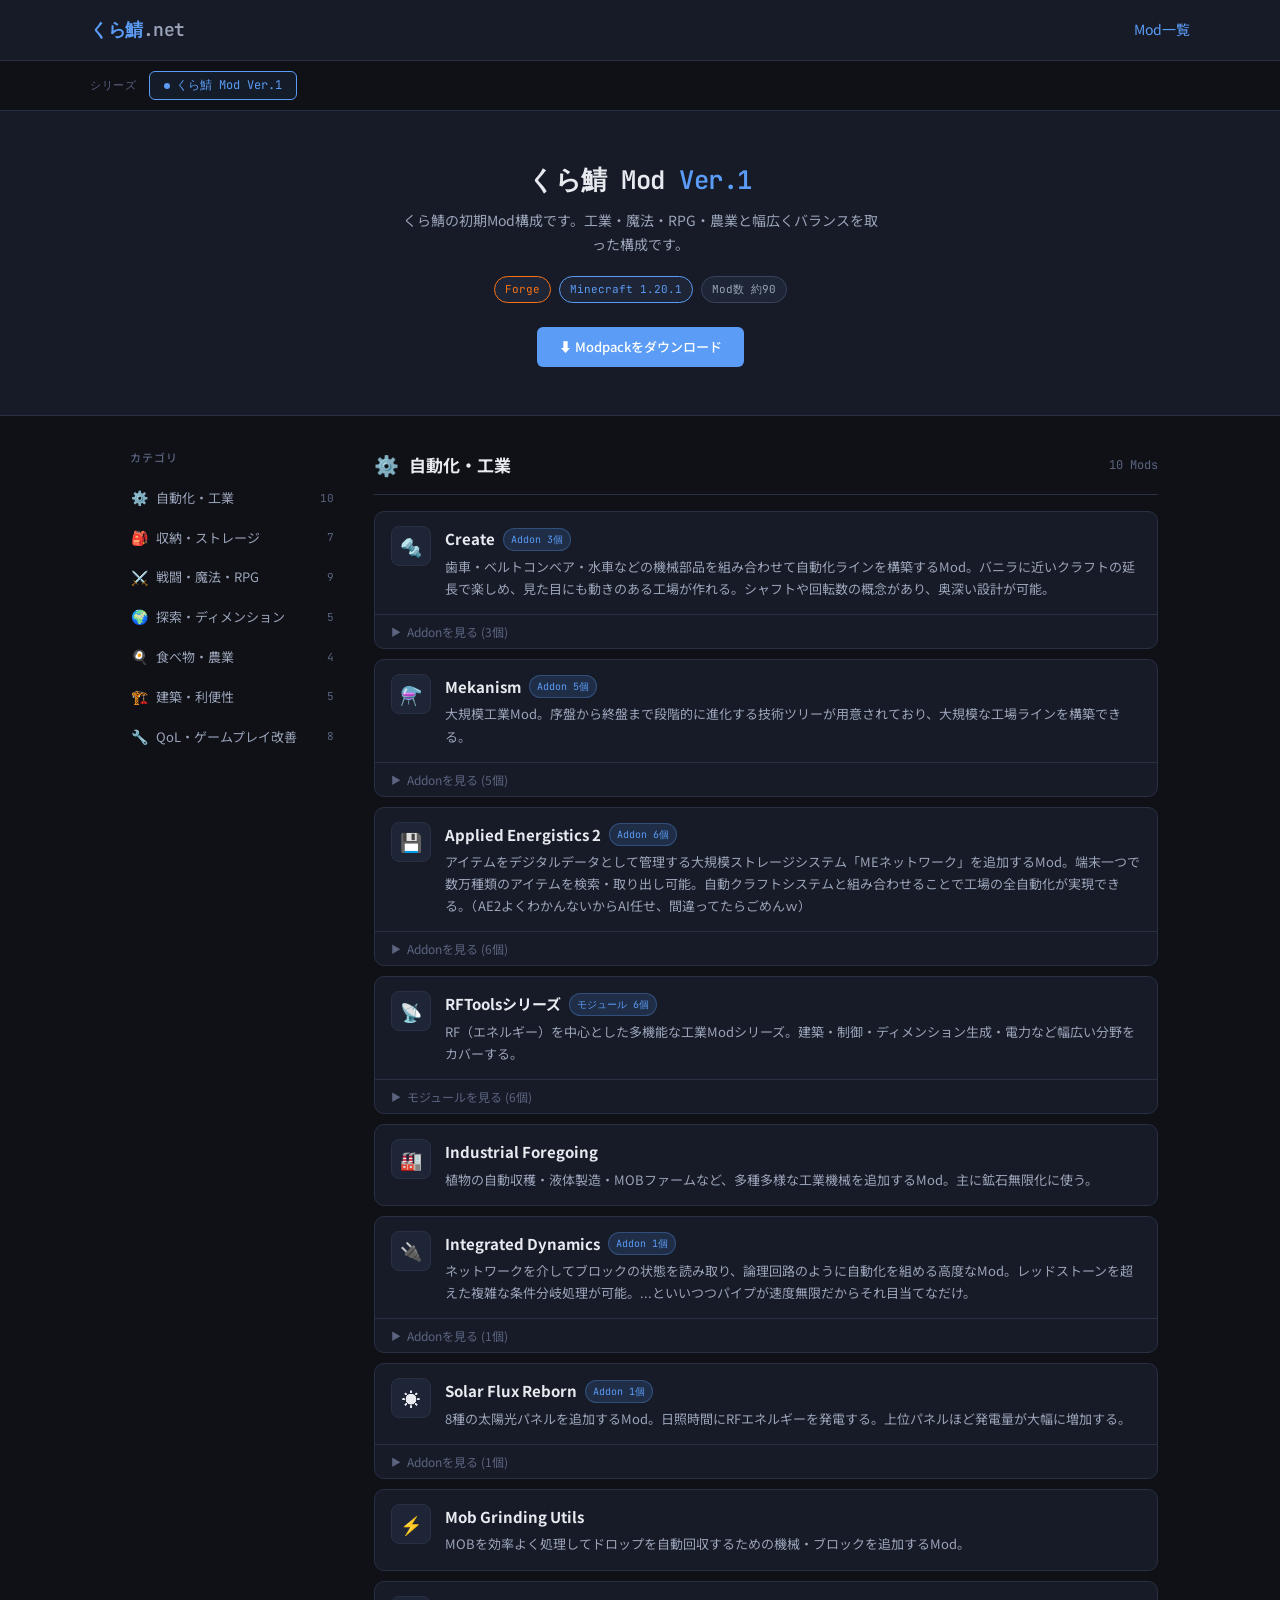
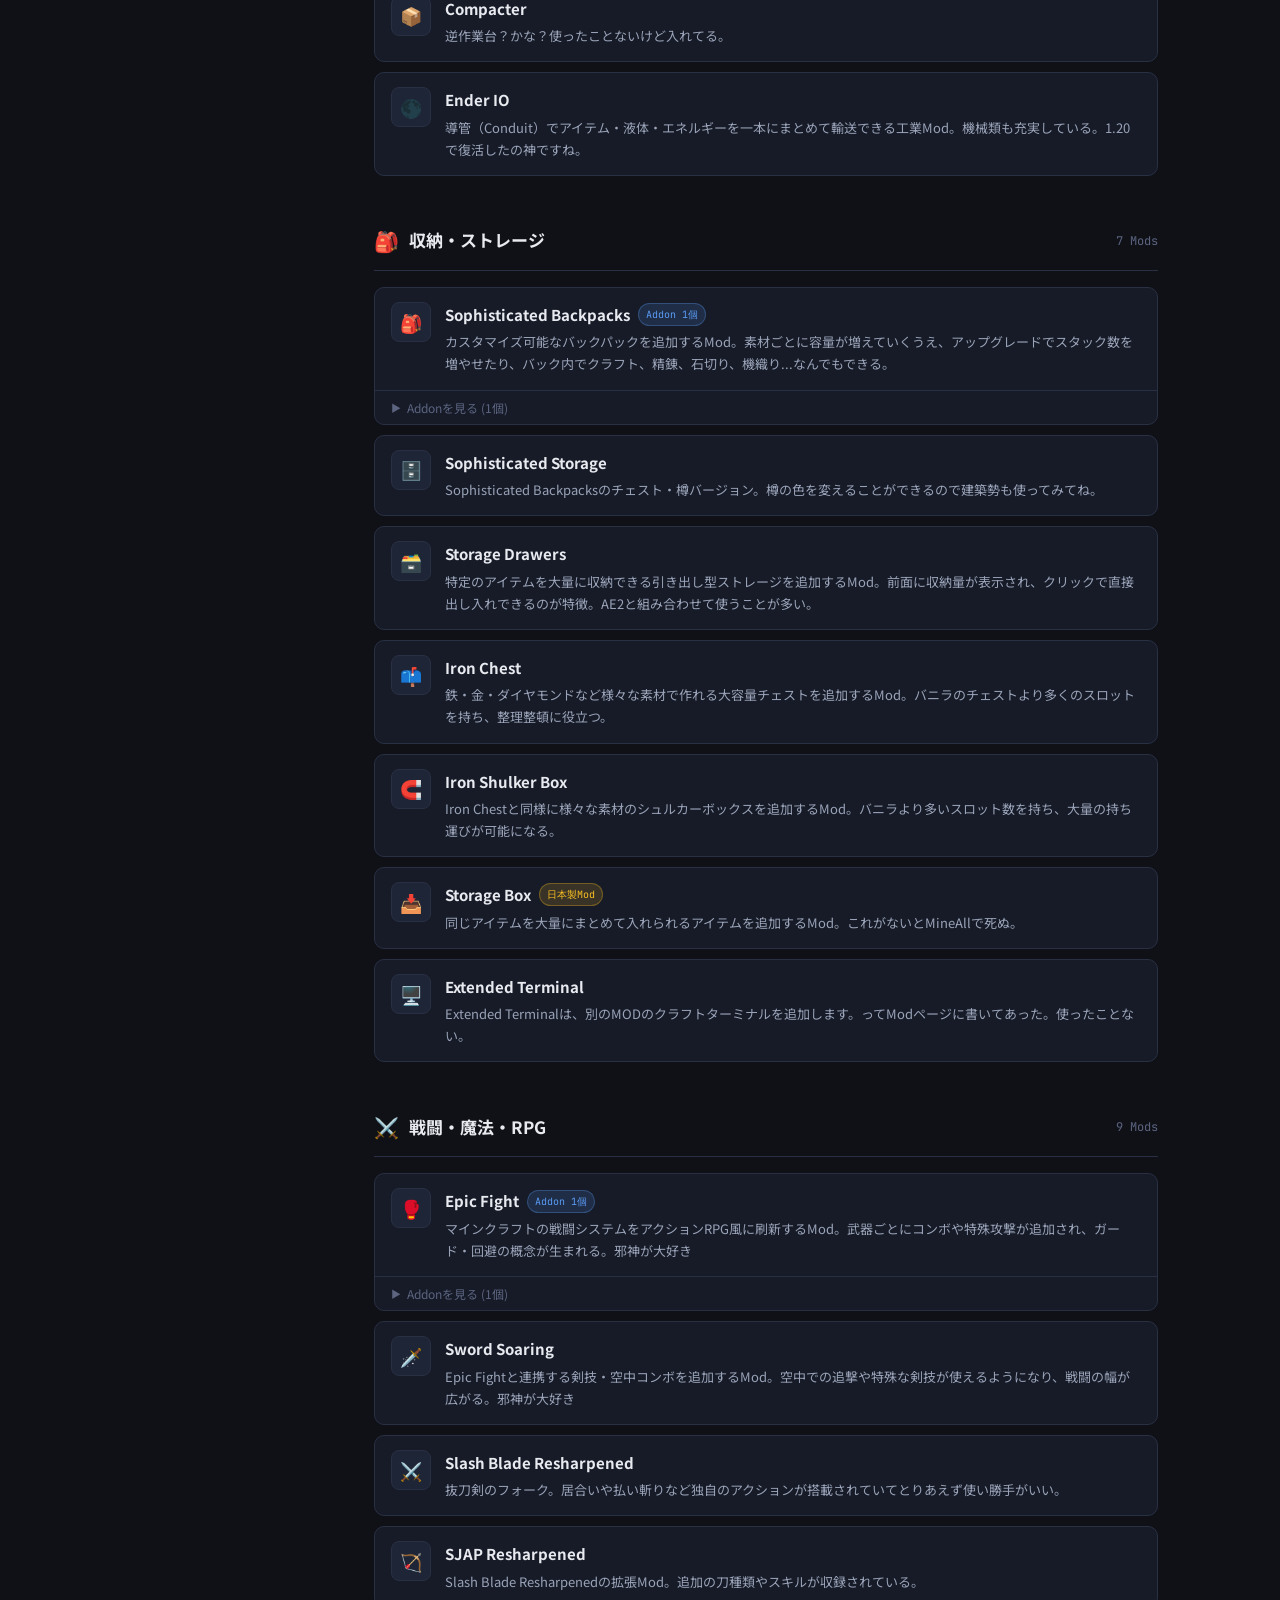
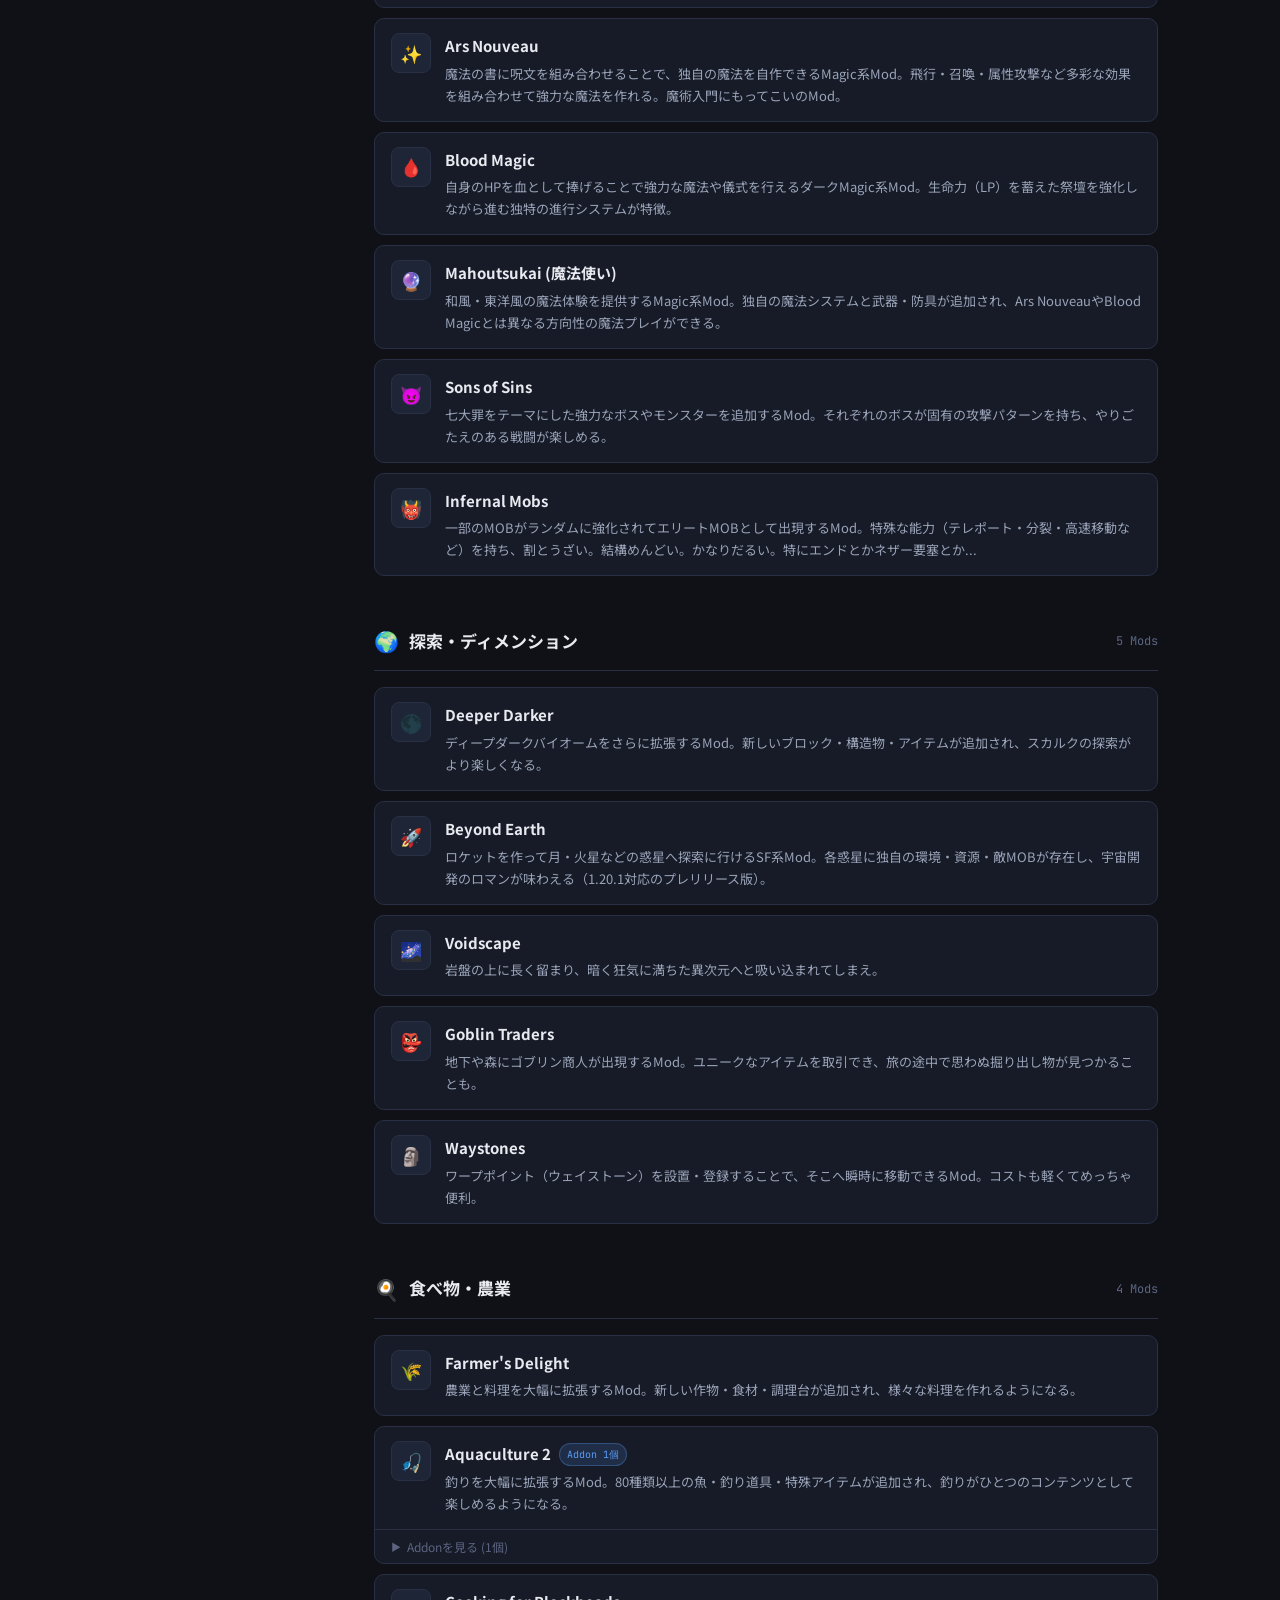
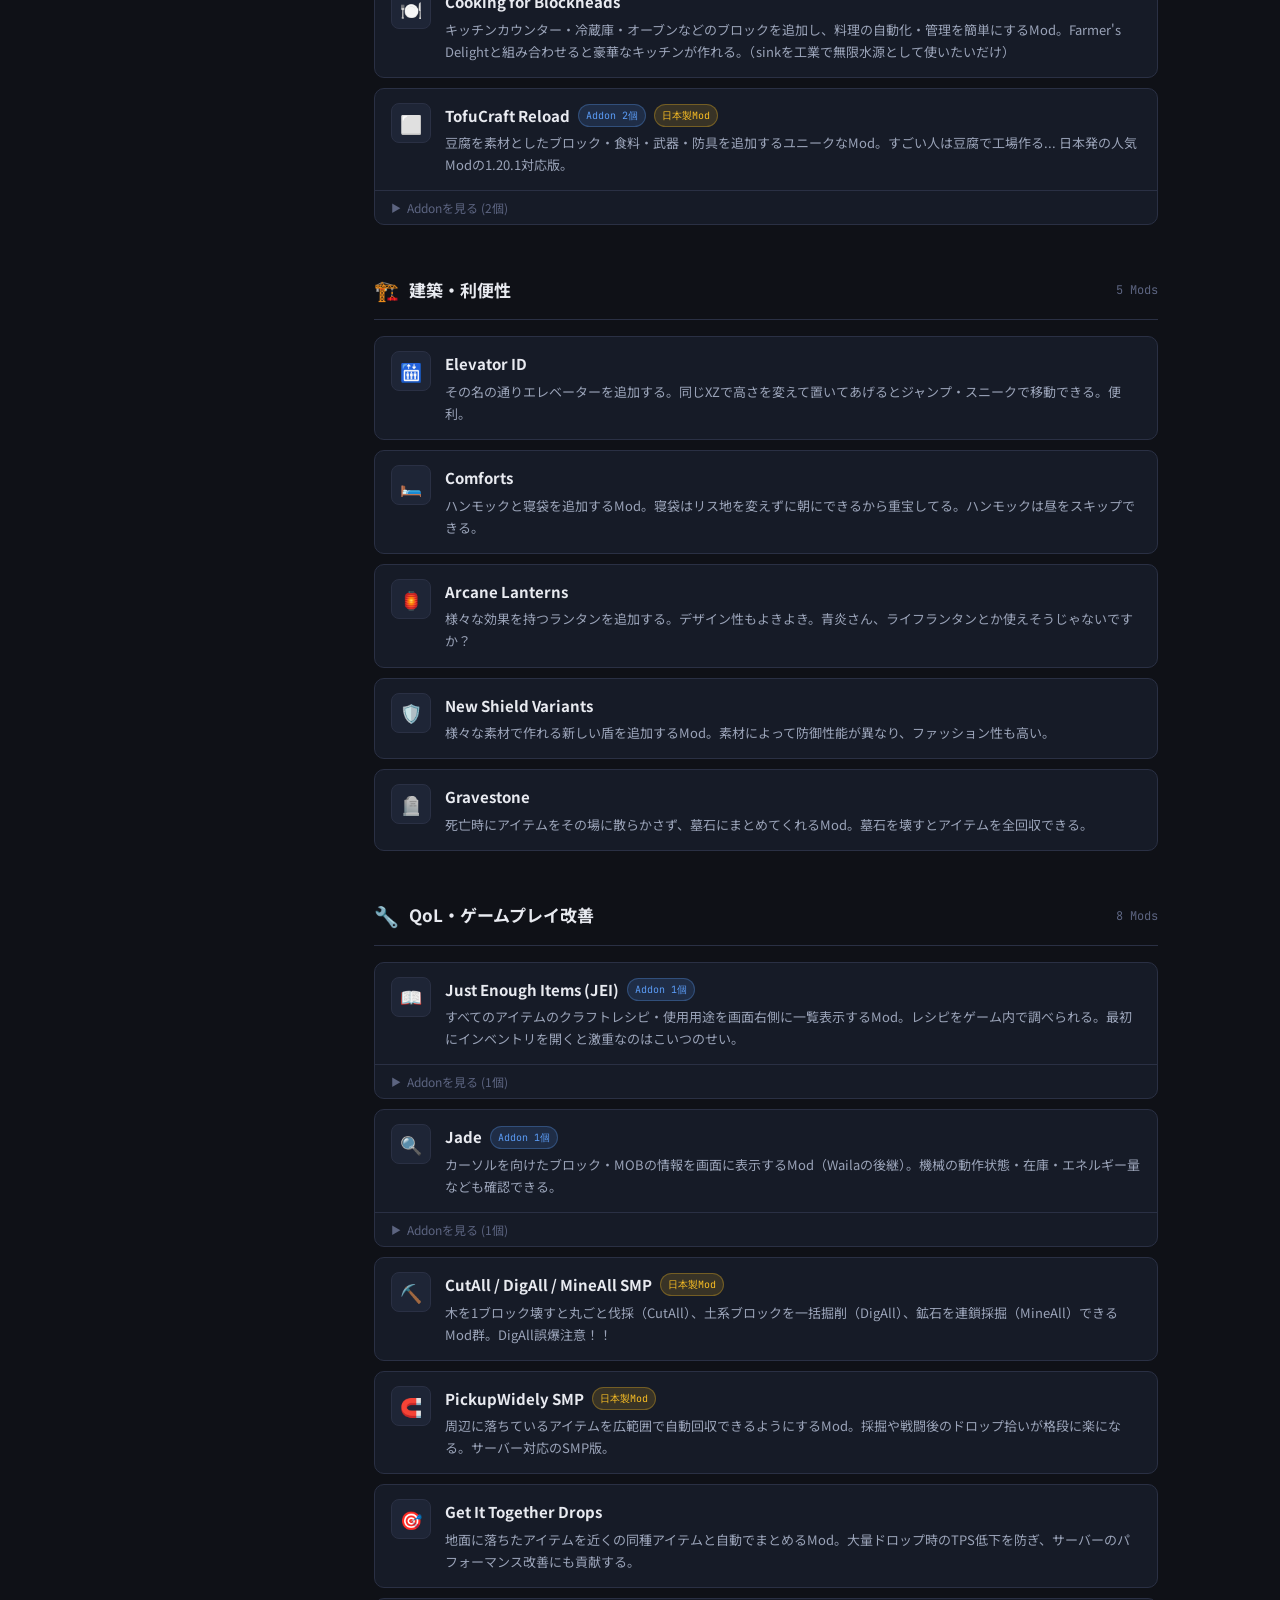
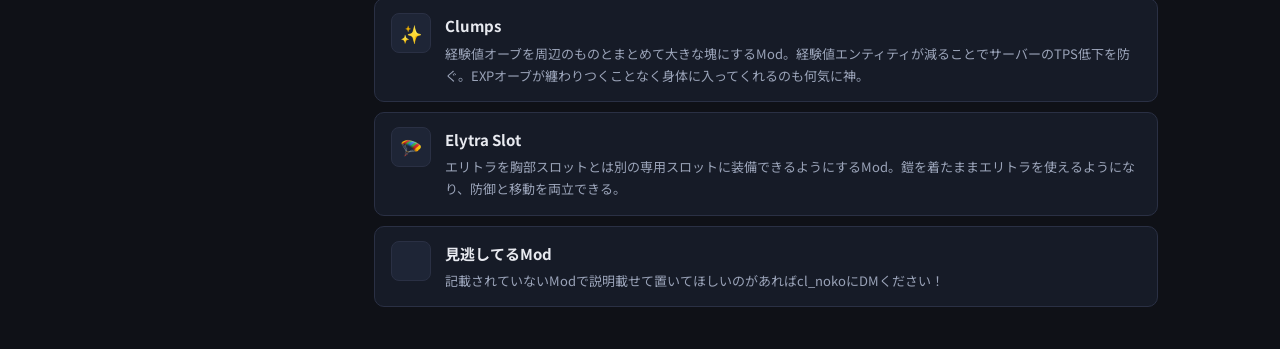
<file: index.html>
<!DOCTYPE html>
<html lang="ja">
<head>
  <meta charset="UTF-8">
  <meta name="viewport" content="width=device-width, initial-scale=1.0">
  <title>くら鯖 - Modシリーズ一覧</title>
  <link rel="stylesheet" href="style.css">
</head>
<body>

<!-- ===== HEADER ===== -->
<header>
  <div class="header-inner">
    <div class="logo">くら鯖<span>.net</span></div>
    <nav>
      <a href="#" class="active">Mod一覧</a>
    </nav>
  </div>
</header>

<!-- ===== VERSION SELECTOR BAR ===== -->
<div class="version-bar">
  <div class="version-bar-inner" id="version-bar-inner">
    <!-- JS で描画 -->
  </div>
</div>

<!-- ===== HERO ===== -->
<div class="hero">
  <h1 id="hero-title"></h1>
  <p  id="hero-desc"></p>
  <div class="hero-tags" id="hero-tags"></div>
  <a href="#" id="download-btn" class="download-btn">⬇ Modpackをダウンロード</a>
</div>

<!-- ===== MAIN LAYOUT ===== -->
<div class="main">

  <!-- サイドバー -->
  <aside class="sidebar">
    <div class="sidebar-title">カテゴリ</div>
    <div class="sidebar-nav" id="sidebar-nav">
      <!-- JS で描画 -->
    </div>
  </aside>

  <!-- コンテンツ -->
  <main class="content" id="content-area">
    <!-- JS で描画 -->
  </main>

</div>

<!-- データ → ロジック の順で読み込む -->
<script src="mods.js"></script>
<script src="app.js"></script>

</body>
</html>
</file>
<file: style.css>
/* ============================================================
   くら鯖 Mod一覧 スタイルシート
   ============================================================ */

@import url('https://fonts.googleapis.com/css2?family=Noto+Sans+JP:wght@400;500;700&family=JetBrains+Mono:wght@400;600&display=swap');

:root {
  --bg: #0f1117;
  --bg2: #161b27;
  --bg3: #1e2536;
  --border: #2a3044;
  --border2: #3a4460;
  --text: #e8eaf0;
  --text2: #9aa3b8;
  --text3: #5c6480;
  --accent: #5b9cf6;
  --accent2: #3b7ae0;
  --green: #4ade80;
  --amber: #fbbf24;
  --purple: #a78bfa;
  --coral: #f87171;
  --teal: #2dd4bf;
  --pink: #f472b6;
  --radius: 10px;
  --radius-sm: 6px;
}

* {
  box-sizing: border-box;
  margin: 0;
  padding: 0;
}

body {
  font-family: 'Noto Sans JP', sans-serif;
  background: var(--bg);
  color: var(--text);
  min-height: 100vh;
  line-height: 1.7;
}

/* ===== HEADER ===== */
header {
  background: var(--bg2);
  border-bottom: 1px solid var(--border);
  padding: 0 2rem;
  position: sticky;
  top: 0;
  z-index: 100;
}

.header-inner {
  max-width: 1100px;
  margin: 0 auto;
  display: flex;
  align-items: center;
  justify-content: space-between;
  height: 60px;
}

.logo {
  font-family: 'JetBrains Mono', monospace;
  font-size: 18px;
  font-weight: 600;
  color: var(--accent);
  letter-spacing: -0.5px;
}

.logo span {
  color: var(--text2);
}

nav {
  display: flex;
  gap: 1.5rem;
}

nav a {
  font-size: 14px;
  color: var(--text2);
  text-decoration: none;
  transition: color 0.15s;
}

nav a:hover {
  color: var(--text);
}

nav a.active {
  color: var(--accent);
}

/* ===== VERSION SELECTOR BAR ===== */
.version-bar {
  background: var(--bg);
  border-bottom: 1px solid var(--border);
  padding: 0 2rem;
  overflow-x: auto;
  scrollbar-width: none;
}

.version-bar::-webkit-scrollbar {
  display: none;
}

.version-bar-inner {
  max-width: 1100px;
  margin: 0 auto;
  display: flex;
  gap: 4px;
  padding: 10px 0;
  align-items: center;
}

.version-bar-label {
  font-family: 'JetBrains Mono', monospace;
  font-size: 11px;
  color: var(--text3);
  margin-right: 8px;
  white-space: nowrap;
  letter-spacing: 0.06em;
  text-transform: uppercase;
}

.ver-tab {
  display: inline-flex;
  align-items: center;
  gap: 6px;
  padding: 5px 14px;
  border-radius: var(--radius-sm);
  border: 1px solid var(--border);
  background: var(--bg2);
  color: var(--text2);
  font-family: 'JetBrains Mono', monospace;
  font-size: 12px;
  cursor: pointer;
  white-space: nowrap;
  transition: border-color 0.15s, color 0.15s, background 0.15s;
  user-select: none;
}

.ver-tab:hover {
  border-color: var(--border2);
  color: var(--text);
}

.ver-tab.active {
  border-color: var(--accent);
  color: var(--accent);
  background: rgba(91, 156, 246, 0.08);
}

.ver-tab .ver-dot {
  width: 6px;
  height: 6px;
  border-radius: 50%;
  background: var(--text3);
}

.ver-tab.active .ver-dot {
  background: var(--accent);
}

/* ===== HERO ===== */
.hero {
  background: var(--bg2);
  border-bottom: 1px solid var(--border);
  padding: 3rem 2rem;
  text-align: center;
  transition: opacity 0.2s;
}

.hero h1 {
  font-family: 'JetBrains Mono', monospace;
  font-size: 1.6rem;
  font-weight: 600;
  color: var(--text);
  margin-bottom: 0.4rem;
  letter-spacing: -0.5px;
}

.hero h1 em {
  font-style: normal;
  color: var(--accent);
}

.hero p {
  font-size: 14px;
  color: var(--text2);
  margin-bottom: 1.25rem;
  max-width: 480px;
  margin-left: auto;
  margin-right: auto;
}

.hero-tags {
  display: flex;
  gap: 8px;
  justify-content: center;
  flex-wrap: wrap;
}

.tag {
  font-family: 'JetBrains Mono', monospace;
  font-size: 11px;
  padding: 3px 10px;
  border-radius: 99px;
  border: 1px solid var(--border2);
  color: var(--text2);
  background: var(--bg3);
}

.tag.forge {
  border-color: #f97316;
  color: #f97316;
}

.tag.ver {
  border-color: var(--accent);
  color: var(--accent);
}

.download-btn {
  display: inline-flex;
  align-items: center;
  gap: 8px;
  margin-top: 1.5rem;
  padding: 9px 22px;
  background: var(--accent);
  color: #fff;
  border-radius: var(--radius-sm);
  text-decoration: none;
  font-size: 13px;
  font-weight: 500;
  transition: background 0.15s;
}

.download-btn:hover {
  background: var(--accent2);
}

/* ===== MAIN LAYOUT ===== */
.main {
  max-width: 1100px;
  margin: 0 auto;
  padding: 2rem;
  display: grid;
  grid-template-columns: 220px 1fr;
  gap: 2rem;
  align-items: start;
}

/* ===== SIDEBAR ===== */
.sidebar {
  position: sticky;
  top: 120px;
  /* header + version-bar */
}

.sidebar-title {
  font-size: 11px;
  font-weight: 500;
  letter-spacing: 0.08em;
  text-transform: uppercase;
  color: var(--text3);
  margin-bottom: 0.75rem;
  padding: 0 8px;
}

.sidebar-nav {
  display: flex;
  flex-direction: column;
  gap: 2px;
}

.sidebar-link {
  display: flex;
  align-items: center;
  gap: 8px;
  padding: 7px 8px;
  border-radius: var(--radius-sm);
  font-size: 13px;
  color: var(--text2);
  text-decoration: none;
  transition: background 0.1s, color 0.1s;
  cursor: pointer;
}

.sidebar-link:hover {
  background: var(--bg3);
  color: var(--text);
}

.sidebar-link.active {
  background: var(--bg3);
  color: var(--accent);
}

.sidebar-link .icon {
  font-size: 14px;
  width: 18px;
  text-align: center;
}

.sidebar-count {
  margin-left: auto;
  font-family: 'JetBrains Mono', monospace;
  font-size: 11px;
  color: var(--text3);
}

/* ===== CONTENT ===== */
.content {
  min-width: 0;
}

.category-section {
  margin-bottom: 3rem;
}

.category-section:last-child {
  margin-bottom: 0;
}

.category-header {
  display: flex;
  align-items: center;
  gap: 10px;
  margin-bottom: 1rem;
  padding-bottom: 0.75rem;
  border-bottom: 1px solid var(--border);
}

.category-icon {
  font-size: 20px;
}

.category-title {
  font-size: 17px;
  font-weight: 700;
  color: var(--text);
}

.category-count {
  margin-left: auto;
  font-family: 'JetBrains Mono', monospace;
  font-size: 12px;
  color: var(--text3);
}

/* ===== MOD CARD ===== */
.mod-card {
  background: var(--bg2);
  border: 1px solid var(--border);
  border-radius: var(--radius);
  margin-bottom: 10px;
  overflow: hidden;
  transition: border-color 0.15s;
}

.mod-card:hover {
  border-color: var(--border2);
}

.mod-main {
  display: flex;
  align-items: flex-start;
  gap: 14px;
  padding: 14px 16px;
}

.mod-icon-wrap {
  width: 40px;
  height: 40px;
  border-radius: 8px;
  background: var(--bg3);
  border: 1px solid var(--border);
  display: flex;
  align-items: center;
  justify-content: center;
  font-size: 18px;
  flex-shrink: 0;
}

.mod-body {
  flex: 1;
  min-width: 0;
}

.mod-name {
  font-size: 15px;
  font-weight: 700;
  color: var(--text);
  margin-bottom: 4px;
  display: flex;
  align-items: center;
  gap: 8px;
  flex-wrap: wrap;
}

.mod-badge {
  font-family: 'JetBrains Mono', monospace;
  font-size: 10px;
  padding: 2px 7px;
  border-radius: 99px;
  font-weight: 400;
}

.badge-addon {
  background: rgba(91, 156, 246, 0.15);
  color: var(--accent);
  border: 1px solid rgba(91, 156, 246, 0.3);
}

.badge-jp {
  background: rgba(251, 191, 36, 0.15);
  color: var(--amber);
  border: 1px solid rgba(251, 191, 36, 0.3);
}

.badge-original {
  background: rgba(248, 113, 113, 0.15);
  color: var(--coral);
  border: 1px solid rgba(248, 113, 113, 0.3);
}

.mod-desc {
  font-size: 13px;
  color: var(--text2);
  line-height: 1.7;
}

/* ===== ADDON TOGGLE ===== */
.addon-toggle-btn {
  width: 100%;
  background: none;
  border: none;
  border-top: 1px solid var(--border);
  padding: 8px 16px;
  display: flex;
  align-items: center;
  gap: 6px;
  cursor: pointer;
  color: var(--text3);
  font-size: 12px;
  font-family: 'Noto Sans JP', sans-serif;
  text-align: left;
  transition: background 0.1s, color 0.1s;
}

.addon-toggle-btn:hover {
  background: var(--bg3);
  color: var(--text2);
}

.toggle-arrow {
  display: inline-block;
  transition: transform 0.2s;
  font-style: normal;
  font-size: 10px;
}

.addon-toggle-btn.open .toggle-arrow {
  transform: rotate(90deg);
}

/* ===== ADDON LIST ===== */
.addon-list {
  display: none;
  background: var(--bg);
  border-top: 1px solid var(--border);
}

.addon-list.open {
  display: block;
}

.addon-item {
  display: flex;
  align-items: flex-start;
  gap: 12px;
  padding: 12px 16px 12px 24px;
  border-bottom: 1px solid var(--border);
}

.addon-item:last-child {
  border-bottom: none;
}

.addon-dot {
  width: 6px;
  height: 6px;
  border-radius: 50%;
  background: var(--border2);
  margin-top: 8px;
  flex-shrink: 0;
}

.addon-name {
  font-size: 13px;
  font-weight: 700;
  color: var(--text);
  margin-bottom: 3px;
}

.addon-desc {
  font-size: 12px;
  color: var(--text2);
  line-height: 1.6;
}

/* ===== FADE TRANSITION ===== */
.content {
  transition: opacity 0.15s;
}

.content.fading {
  opacity: 0;
}

/* ===== RESPONSIVE ===== */
@media (max-width: 768px) {
  .main {
    grid-template-columns: 1fr;
  }

  .sidebar {
    position: static;
    display: flex;
    gap: 8px;
    flex-wrap: wrap;
  }

  .sidebar-title {
    display: none;
  }

  .sidebar-nav {
    flex-direction: row;
    flex-wrap: wrap;
  }
}

/* ===== モーダル ===== */
.modal-overlay {
  position: fixed;
  inset: 0;
  background: rgba(0, 0, 0, .6);
  display: flex;
  align-items: center;
  justify-content: center;
  z-index: 1000;
}

.modal {
  background: var(--surface);
  border: 1px solid var(--border);
  border-radius: 12px;
  padding: 2rem;
  width: min(420px, 90vw);
  display: flex;
  flex-direction: column;
  gap: .75rem;
}

.modal-title {
  font-size: 1.1rem;
  font-weight: 700;
  margin-bottom: .25rem;
}

.modal-btn {
  display: flex;
  align-items: center;
  gap: .75rem;
  padding: .85rem 1rem;
  border-radius: 8px;
  background: var(--surface2);
  border: 1px solid var(--border);
  color: var(--text);
  text-decoration: none;
  font-size: .95rem;
  transition: background .15s;
}

.modal-btn:hover:not(.disabled) {
  background: var(--accent);
  color: #fff;
}

.modal-btn.disabled {
  opacity: .5;
  cursor: not-allowed;
}

.modal-na {
  margin-left: auto;
  font-size: .75rem;
  color: var(--text2);
}

.modal-close {
  margin-top: .25rem;
  padding: .6rem;
  border-radius: 8px;
  border: 1px solid var(--border);
  background: transparent;
  color: var(--text2);
  cursor: pointer;
  font-size: .9rem;
}

.modal-close:hover {
  background: var(--surface2);
}
</file>
